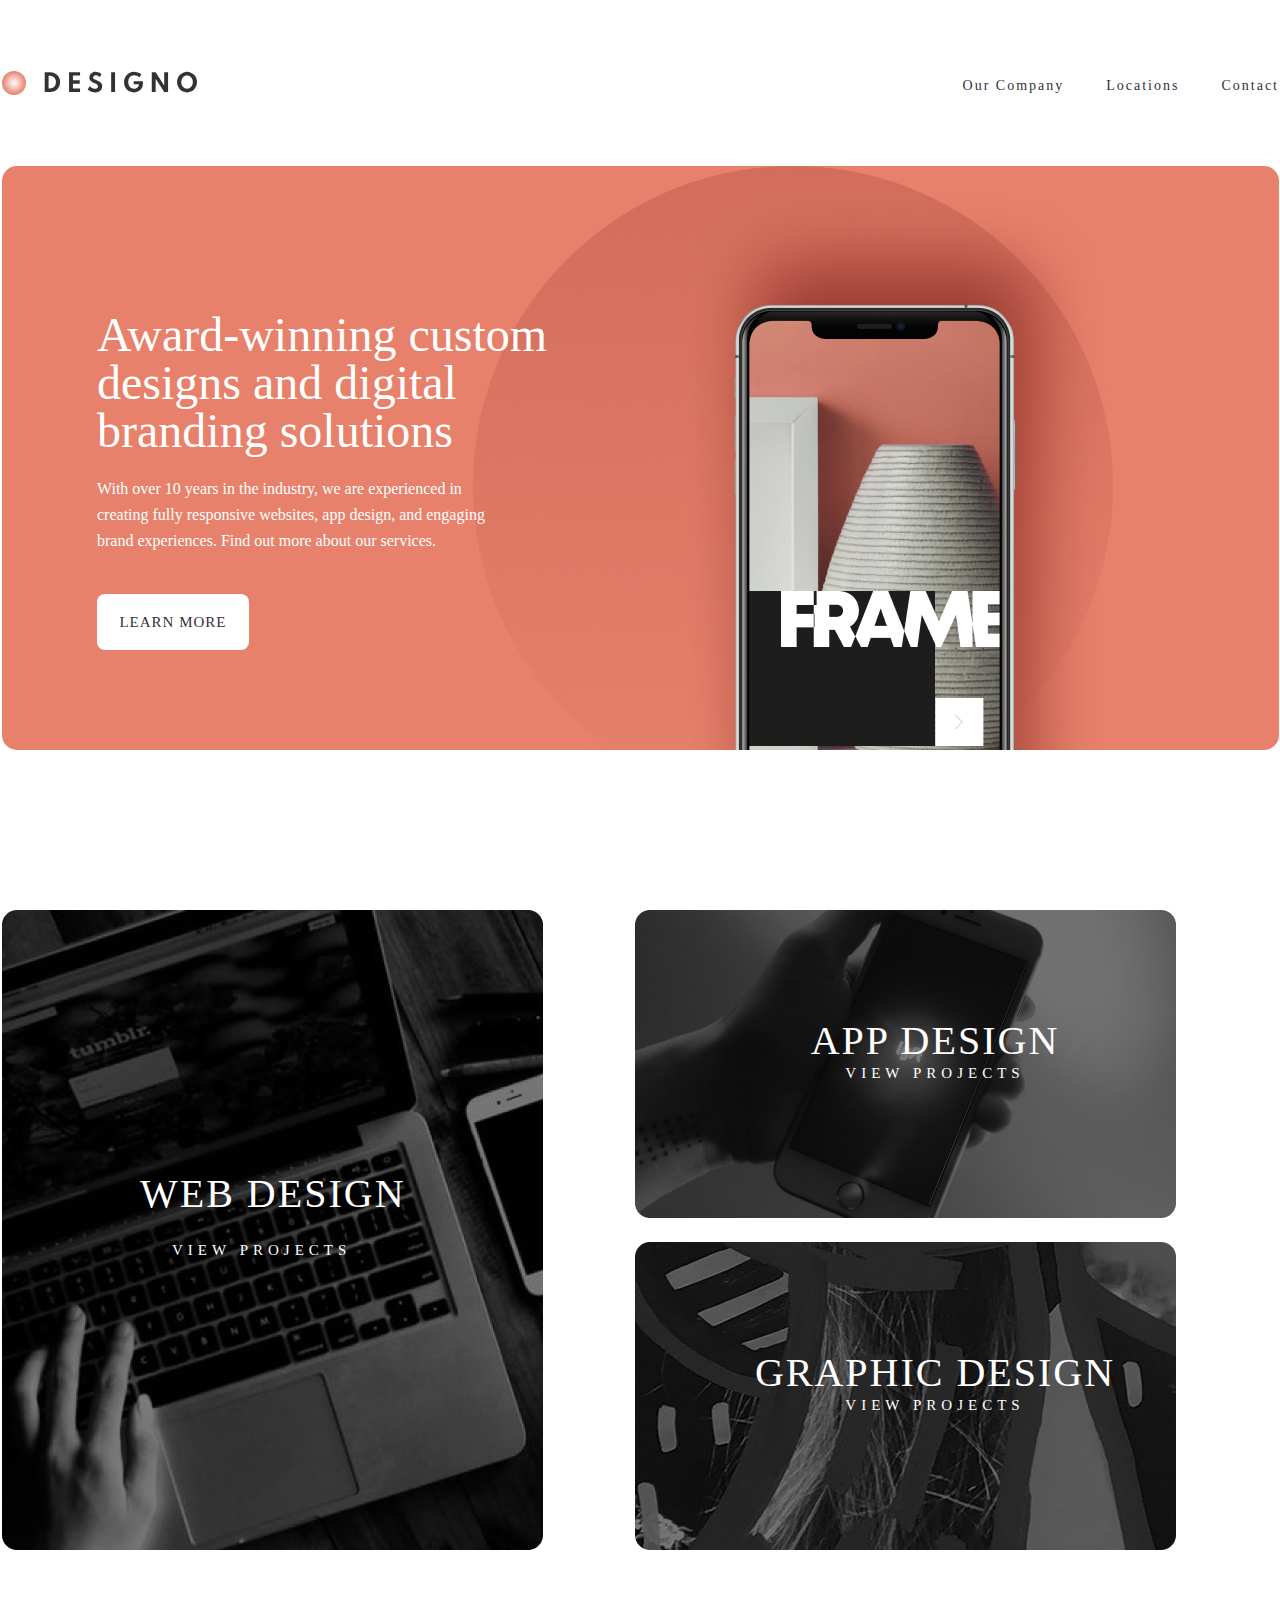
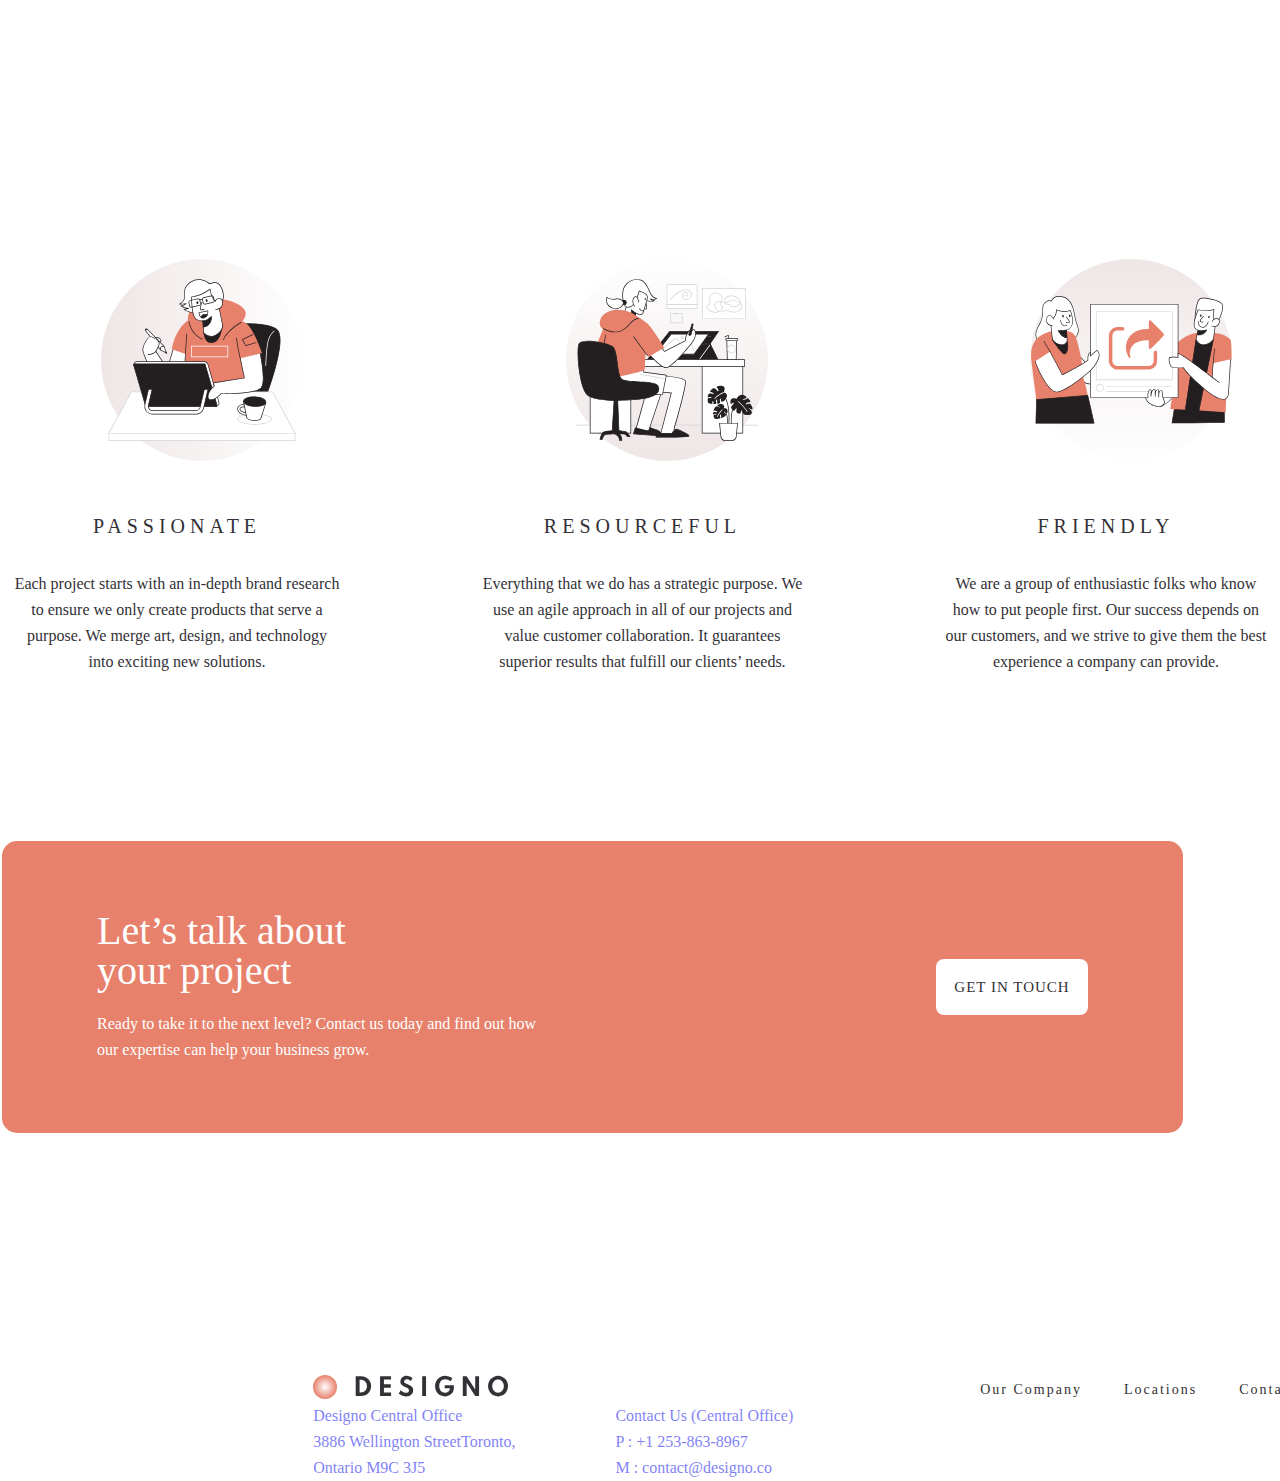
<file: index.html>
<!DOCTYPE html>
<html lang="en">
<head>
    <meta charset="UTF-8">
    <meta name="viewport" content="width=device-width, initial-scale=1.0">
    <title>Exam</title>
    <link rel="stylesheet" href="./css/main.css">
    <link rel="stylesheet" href="./fonts/Jost-Medium.ttf">
    

</head>
<body>
    <header class="container">
      <div class="nav">
              <a href="#">
                <img src="./static/svg/Group 13 (1).svg" alt="logo">
                
                <ul class="nav__list">
                  <li class="nav__item"><a href="./about.html" class="nav__link">Our Company</a></li>
                  <li class="nav__item"><a href="./locations.html" class="nav__link">Locations</a></li>
                  <li class="nav__item"><a href="./contact.html" class="nav__link">Contact</a></li>
            
                </ul>
              </a>
      </div>  
      <div class="container2">
        <div>
        
        <h2 class="txt1">Award-winning custom <br> designs and digital <br> branding solutions</h2>
        <p class="txt2">With over 10 years in the industry, we are experienced in <br> creating fully responsive websites, app design, and engaging <br> brand experiences. Find out more about our services.</p>
        <button class="btn__side">Learn More</button>
        <h3 class="txt3"></h3>
      </div>
    </div>
    <div class="links">
    <div class="link">
      <a href="./web_design.html">
        <h1 class="txt4">WEB DESIGN</h1>
        <p class="txt5">VIEW PROJECTS</p>
        <p class="txt6"> </p>
      </a>
    </div>
    <div class="link2">
      <a href="./app_design.html">
        <p class="txt7">APP DESIGN</p>
        <p class="txt8">VIEW PROJECTS</p>
        <p class="txt9"></p>
      </a>
      <div class="link3">
        <a href="./graphic_design.html">
        <p class="txt7">GRAPHIC DESIGN</p>
        <p class="txt8">VIEW PROJECTS</p>
        <p class="txt9"></p>
      </a>
      </div>  
    </div>
    </div>
    <div class="decoration">
    <div>
      <img src="./static/svg/Group 23.svg" alt="svg" class="svg__logo">
      <h4 class="txt10">PASSIONATE</h4>
      <p class="txt11">Each project starts with an in-depth brand research <br> to ensure we only create products that serve a <br> purpose. We merge art, design, and technology <br> into exciting new solutions.</p>
    </div>
    <div>
      <img src="./static/svg/Group 22.svg" alt="svg" class="svg__logo">
      <h4 class="txt10">RESOURCEFUL</h4>
      <p class="txt11">Everything that we do has a strategic purpose. We <br> use an agile approach in all of our projects and <br> value customer collaboration. It guarantees <br> superior results that fulfill our clients’ needs.</p>
    </div>
    <div>
      <img src="./static/svg/Group 21 (3).svg" alt="svg" class="svg__logo">
      <h4 class="txt10">FRIENDLY</h4>
      <p class="txt11"> We are a group of enthusiastic folks who know <br> how to put people first. Our success depends on <br> our customers, and we strive to give them the best <br> experience a company can provide.</p>
    </div>
  </div>
  <div>
   <div class="card">
   <div>
    <h2 class="txt12">Let’s talk about <br> your project</h2>
    <p class="txt13">Ready to take it to the next level? Contact us today and find out how <br> our expertise can help your business grow.</p>
   </div>
   <div>
      <button class="btn__side2">Get in touch</button>
    </div>
  </div>
   </div>
  </div>
     </header>
   <footer>
    <header class="container">
      <div class="nav2">
              <a href="#">
                <img src="./static/svg/Group 13 (1).svg" alt="logo">
                <ul class="nav__list">
                  <li class="nav__item"><a href="./about.html" class="nav__link">Our Company</a></li>
                  <li class="nav__item"><a href="./locations.html" class="nav__link">Locations</a></li>
                  <li class="nav__item"><a href="./contact.html" class="nav__link">Contact</a></li>
                </ul>
              </a>
      </div> 
      <div class="footer1">
        <div>
      <a href="#" class="txt25">
        Designo Central Office <br>
      3886 Wellington StreetToronto,<br>
       Ontario M9C 3J5
      </a >
    </div>
      <div>
        <a href="#" class="txt25">
          Contact Us (Central Office) <br> P : +1 253-863-8967 <br> 
          M : contact@designo.co
        </a>
      </div>
    </div> 
   </footer>
</body>
</html>
</file>
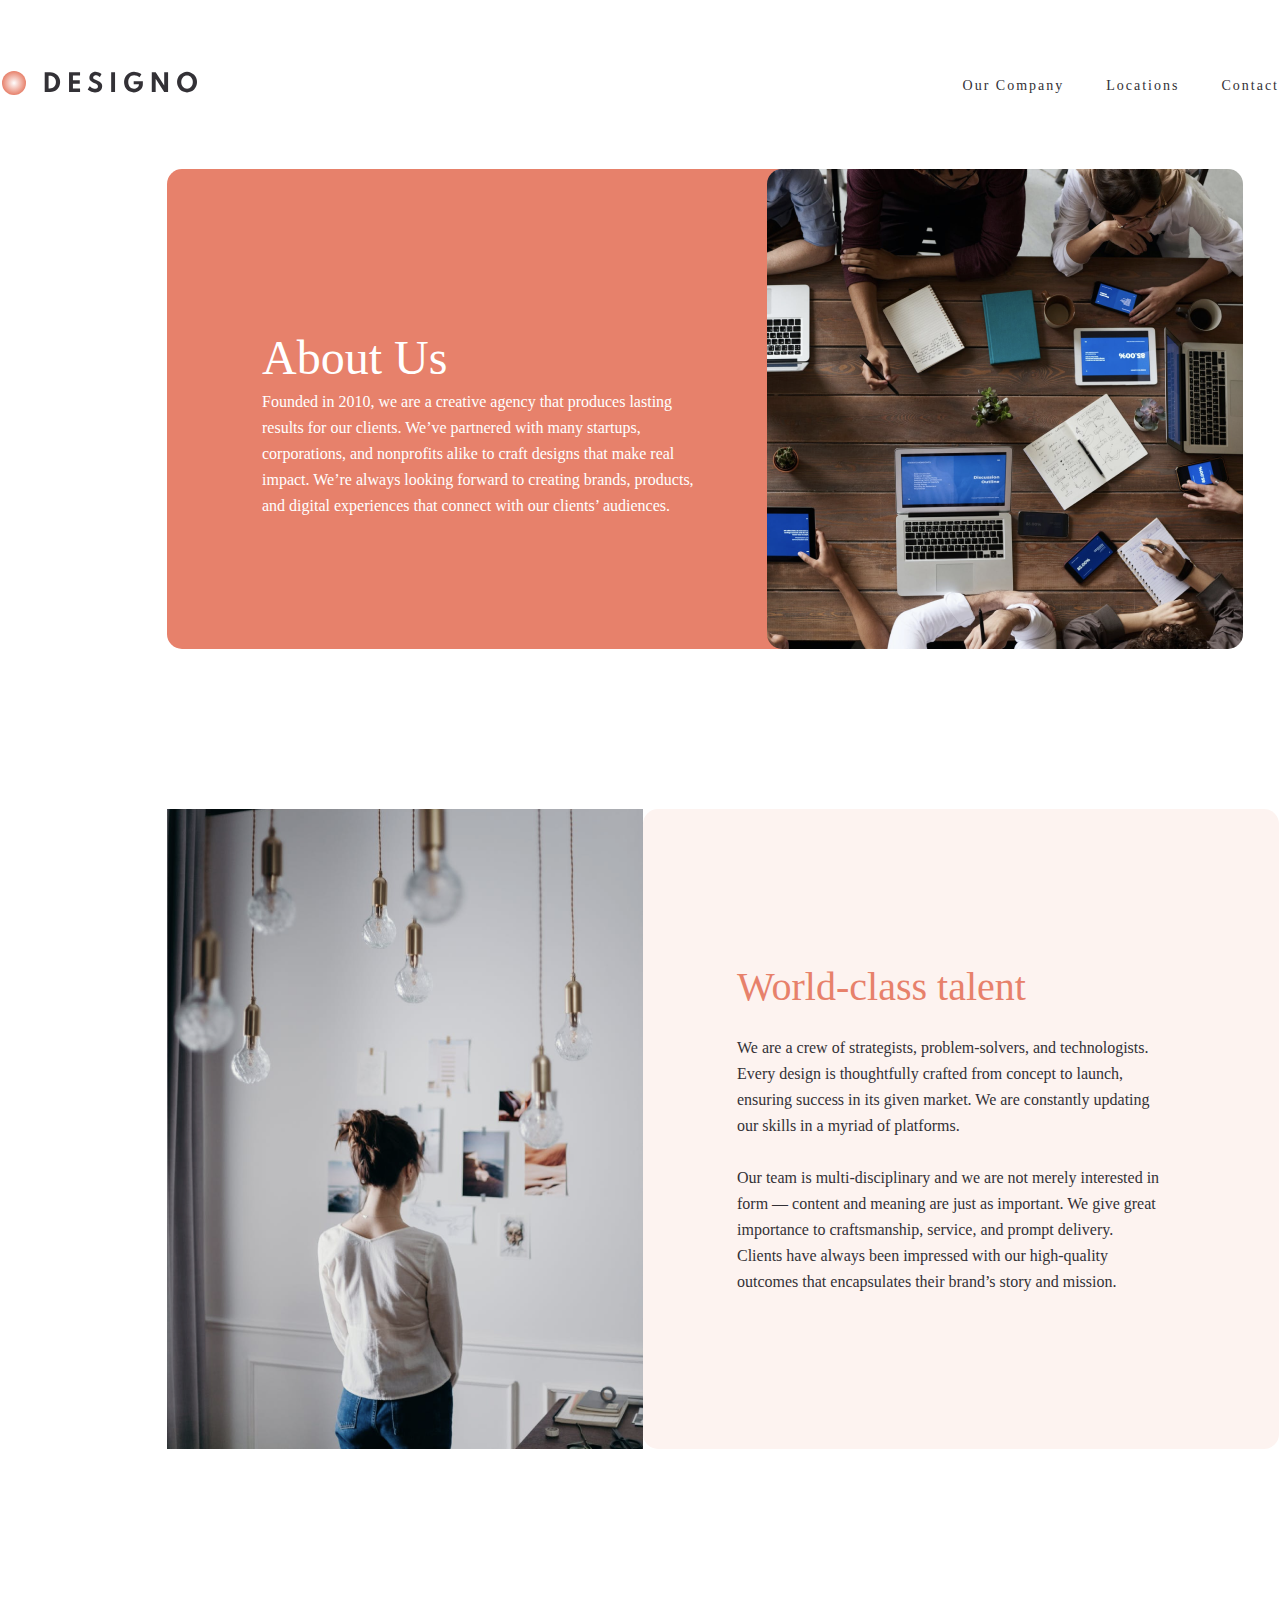
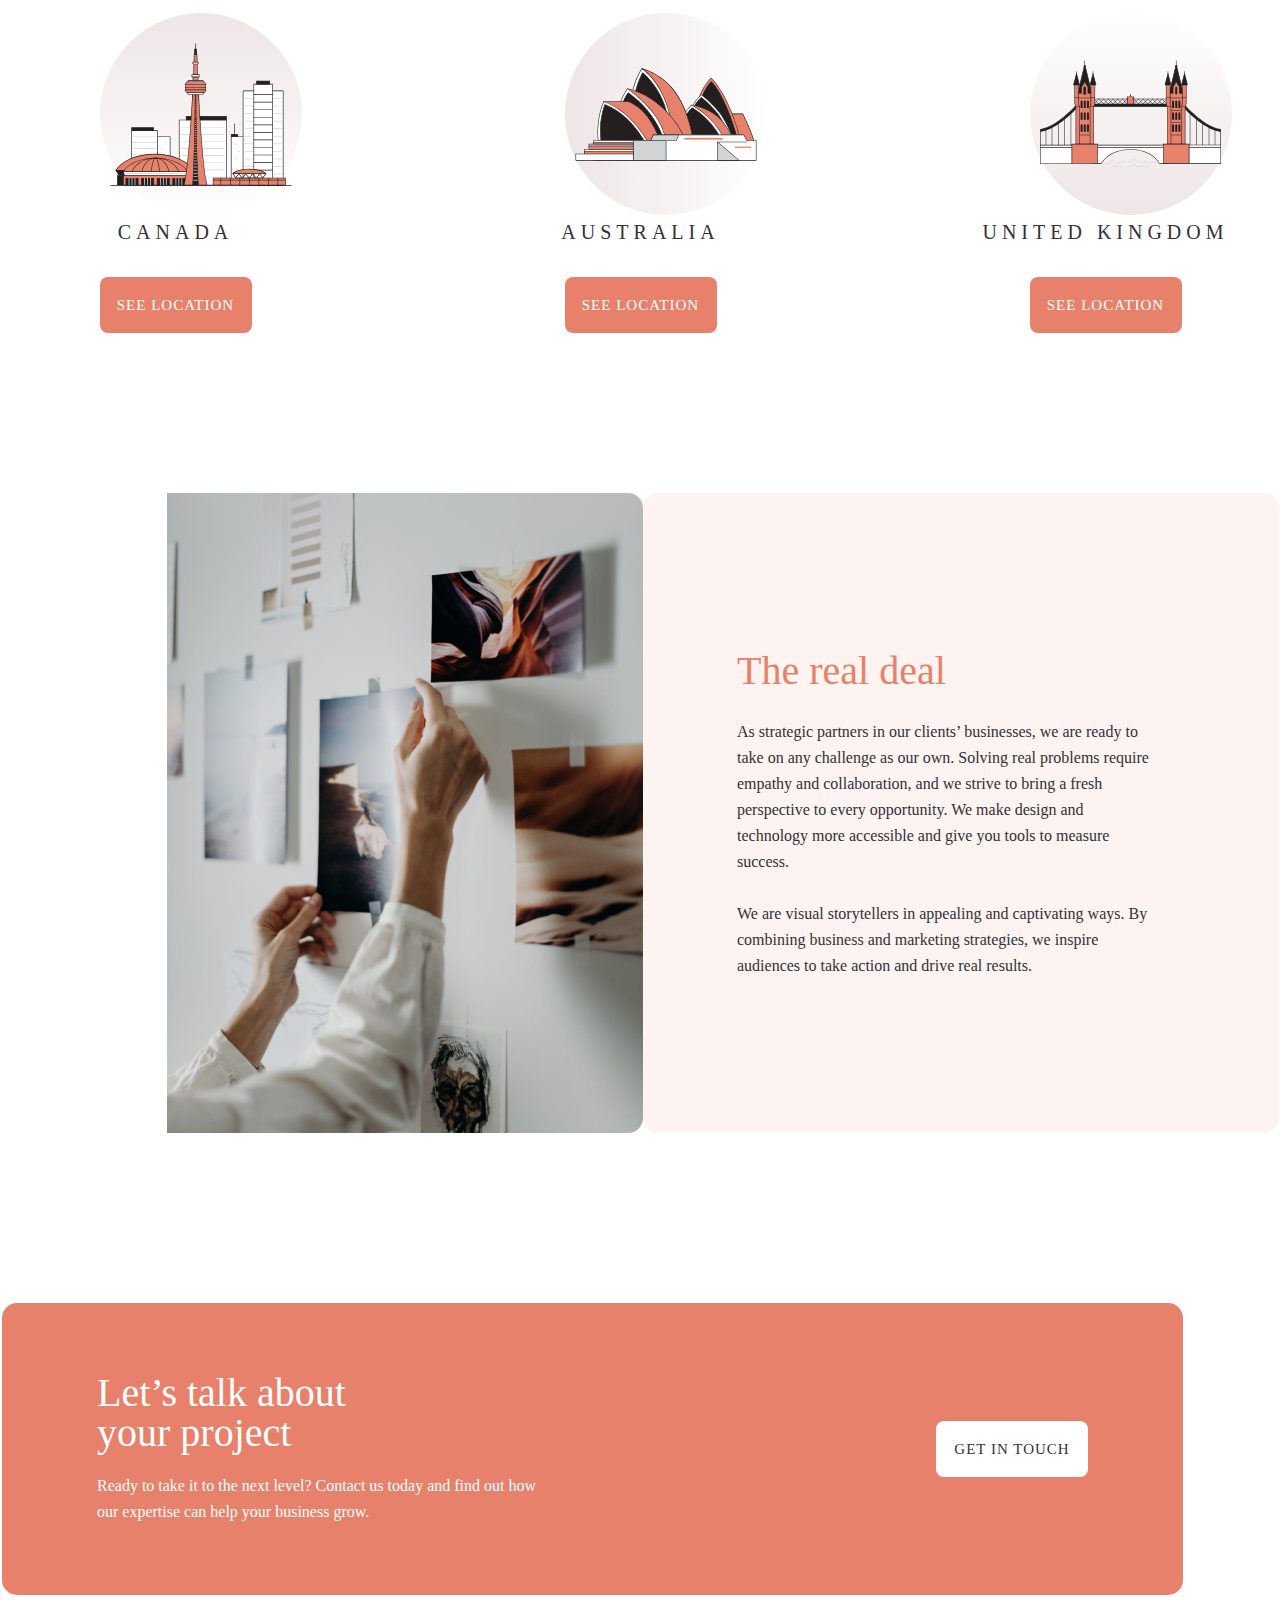
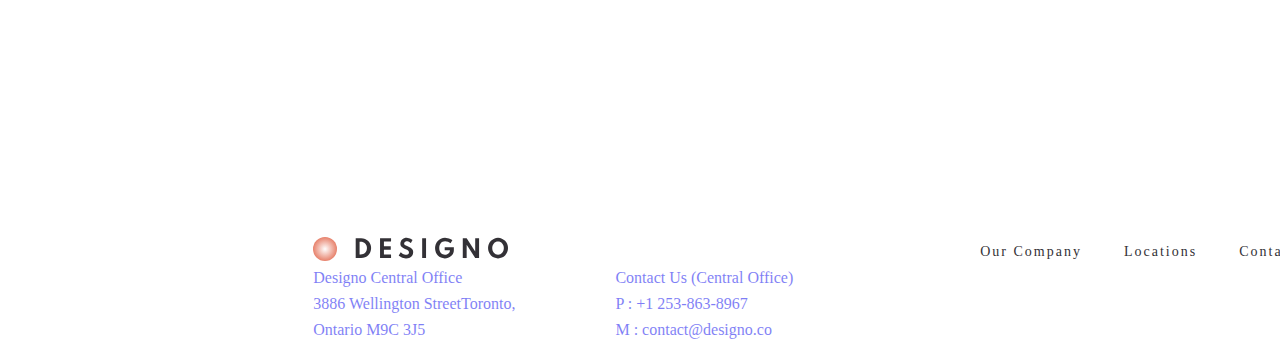
<file: about.html>
<!DOCTYPE html>
<html lang="en">
<head>
    <meta charset="UTF-8">
    <meta name="viewport" content="width=device-width, initial-scale=1.0">
    <title>Exam</title>
    <link rel="stylesheet" href="./css/main.css">
    <link rel="stylesheet" href="./fonts/Jost-Medium.ttf">
    

</head>
<body>
    <header class="container">
      <div class="nav">
              <a href="#">
                <img src="./static/svg/Group 13 (1).svg" alt="logo">
                
                <ul class="nav__list">
                  <li class="nav__item"><a href="./about.html" class="nav__link">Our Company</a></li>
                  <li class="nav__item"><a href="./locations.html" class="nav__link">Locations</a></li>
                  <li class="nav__item"><a href="./contact.html" class="nav__link">Contact</a></li>
                </ul>
              </a>
      </div> 
      <div class="card3">
        <div>
        <h1 class="txt14">About Us</h1>
        <p class="txt15">Founded in 2010, we are a creative agency that produces lasting <br> results for our clients. We’ve partnered with many startups, <br> corporations, and nonprofits alike to craft designs that make real <br> impact. We’re always looking forward to creating brands, products, <br> and digital experiences that connect with our clients’ audiences.</p>
       </div>
       <div>
        <img src="./static/images/Bitmap (1).png" alt="photo" class="photo1">
       </div>
    </div>
    <div class="cards6">
    <div>
        <img src="./static/images/Bitmap (5).png" alt="photo" class="photo2">
    </div>
    <div class="card7">
    <div class="txt23">
        <p class="txt21">World-class talent</p>
        <p class="txt22">We are a crew of strategists, problem-solvers, and technologists. <br> Every design is thoughtfully crafted from concept to launch,<br> ensuring success in its given market. We are constantly updating <br> our skills in a myriad of platforms.
            <br>
            <br>
            Our team is multi-disciplinary and we are not merely interested in <br> form — content and meaning are just as important. We give great <br> importance to craftsmanship, service, and prompt delivery. <br> Clients have always been impressed with our high-quality <br>outcomes that encapsulates their brand’s story and mission.</p>
    </div>
</div>
        </div>
        <div class="decoration2">
            <div>
              <img src="./static/svg/Group 10 (1).svg" alt="svg" class="svg__logo">
              <h4 class="txt24">CANADA</h4>
             <button class="btn__side3">SEE LOCATION</button>
            </div>
            <div>
              <img src="./static/svg/Group 15.svg" alt="svg" class="svg__logo">
              <h4 class="txt24">AUSTRALIA</h4>
              <button class="btn__side3">SEE LOCATION</button>
            </div>
            <div>
              <img src="./static/svg/Group 17.svg" alt="svg" class="svg__logo">
              <h4 class="txt24">UNITED KINGDOM</h4>
              <button class="btn__side3">SEE LOCATION</button>
            
            </div>
          </div>
          <div>
                 <div class="cards6">
    <div>
        <img src="./static/images/Group 3 Copy (2).png" alt="photo" class="photo2">
    </div>
    <div class="card7">
    <div class="txt23">
        <p class="txt21">The real deal</p>
        <p class="txt22">As strategic partners in our clients’ businesses, we are ready to <br> take on any challenge as our own. Solving real problems require <br> empathy and collaboration, and we strive to bring a fresh <br> perspective to every opportunity. We make design and <br> technology more accessible and give you tools to measure <br> success.
          <br>
          <br>
            We are visual storytellers in appealing and captivating ways. By <br> combining business and marketing strategies, we inspire <br> audiences to take action and drive real results.</p>
    </div>
</div>
        </div>
        <div class="card">
            <div>
             <h2 class="txt12">Let’s talk about <br> your project</h2>
             <p class="txt13">Ready to take it to the next level? Contact us today and find out how <br> our expertise can help your business grow.</p>
            </div>
            <div>
               <button class="btn__side2">Get in touch</button>
             </div>
           </div>
            </div>
           </div>
    </header> 
    <footer>
        <header class="container">
          <div class="nav2">
                  <a href="#">
                    <img src="./static/svg/Group 13 (1).svg" alt="logo">
                    <ul class="nav__list">
                      <li class="nav__item"><a href="./about.html" class="nav__link">Our Company</a></li>
                      <li class="nav__item"><a href="./locations.html" class="nav__link">Locations</a></li>
                      <li class="nav__item"><a href="./contact.html" class="nav__link">Contact</a></li>
                    </ul>
                  </a>
          </div> 
          <div class="footer1">
            <div>
          <a href="#" class="txt25">
            Designo Central Office <br>
          3886 Wellington StreetToronto,<br>
           Ontario M9C 3J5
          </a >
        </div>
          <div>
            <a href="#" class="txt25">
              Contact Us (Central Office) <br> P : +1 253-863-8967 <br> 
              M : contact@designo.co
            </a>
          </div>
        </div> 
       </footer>
</file>
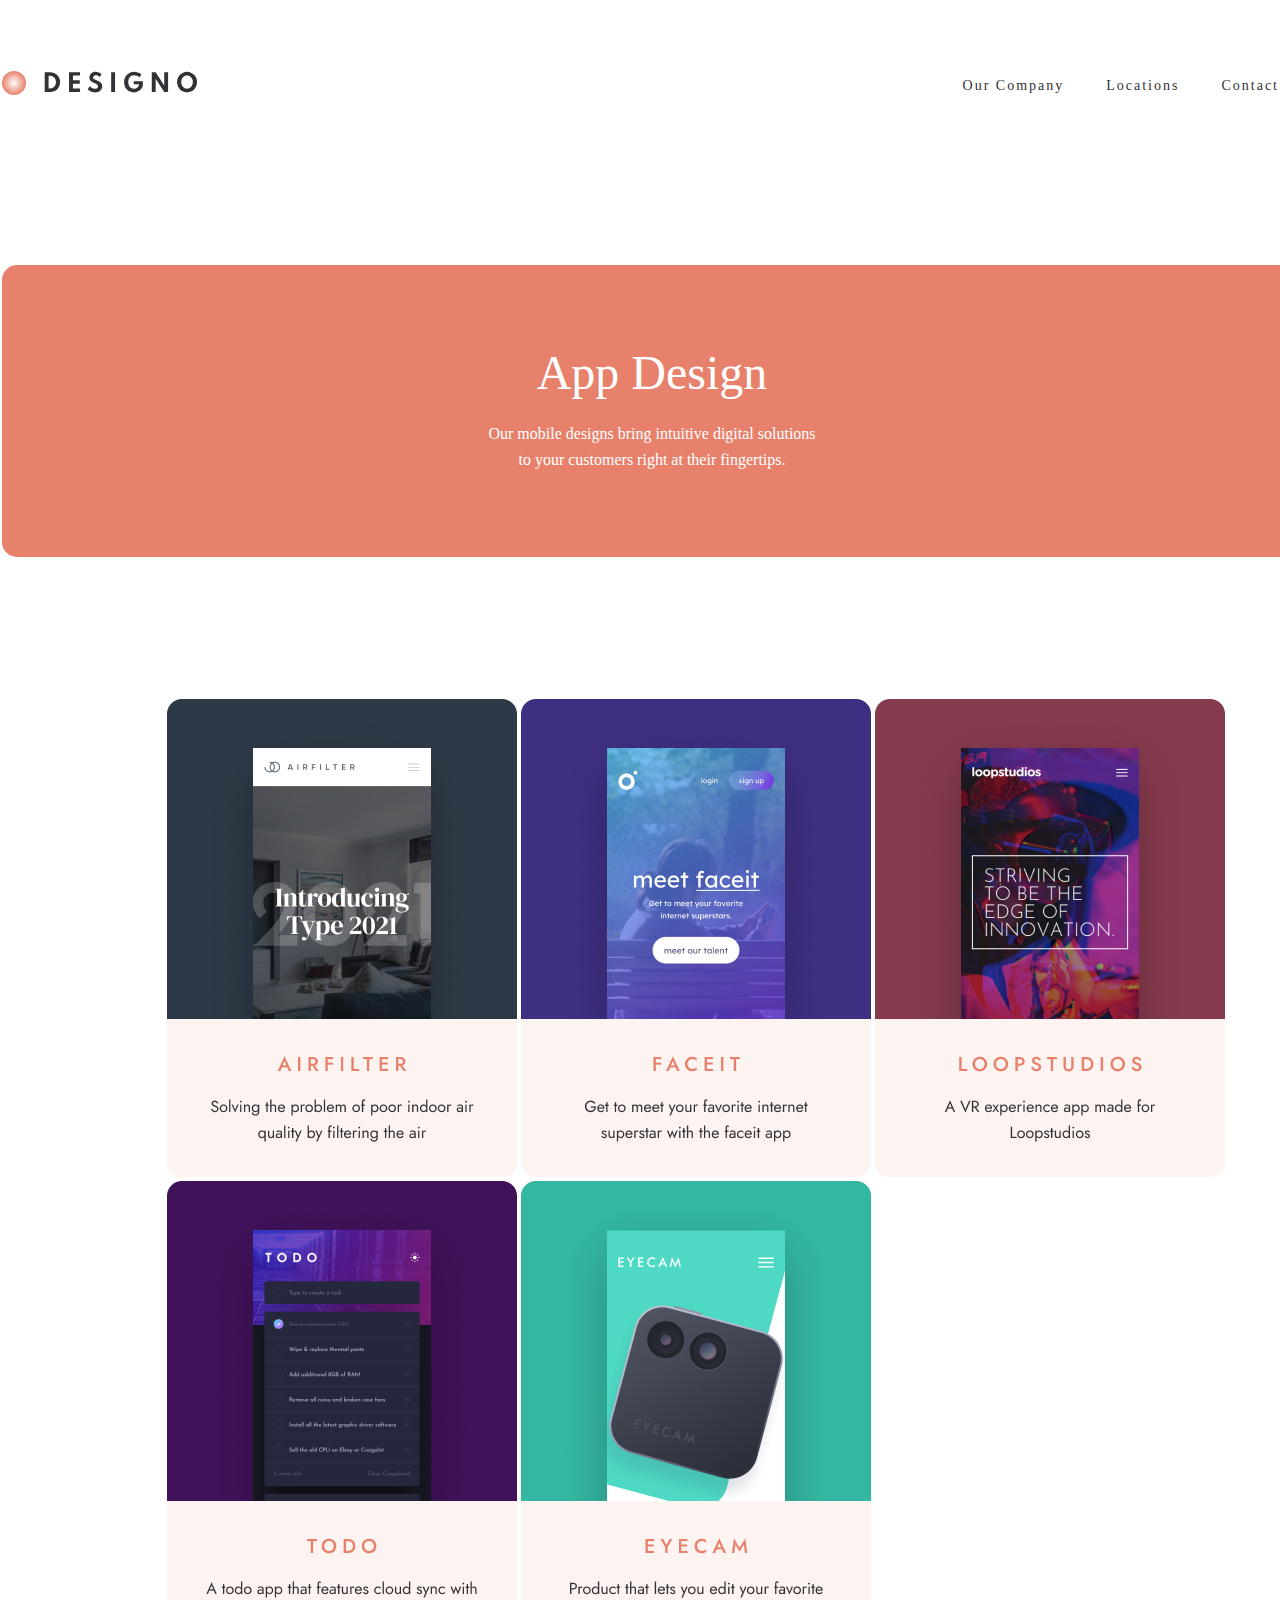
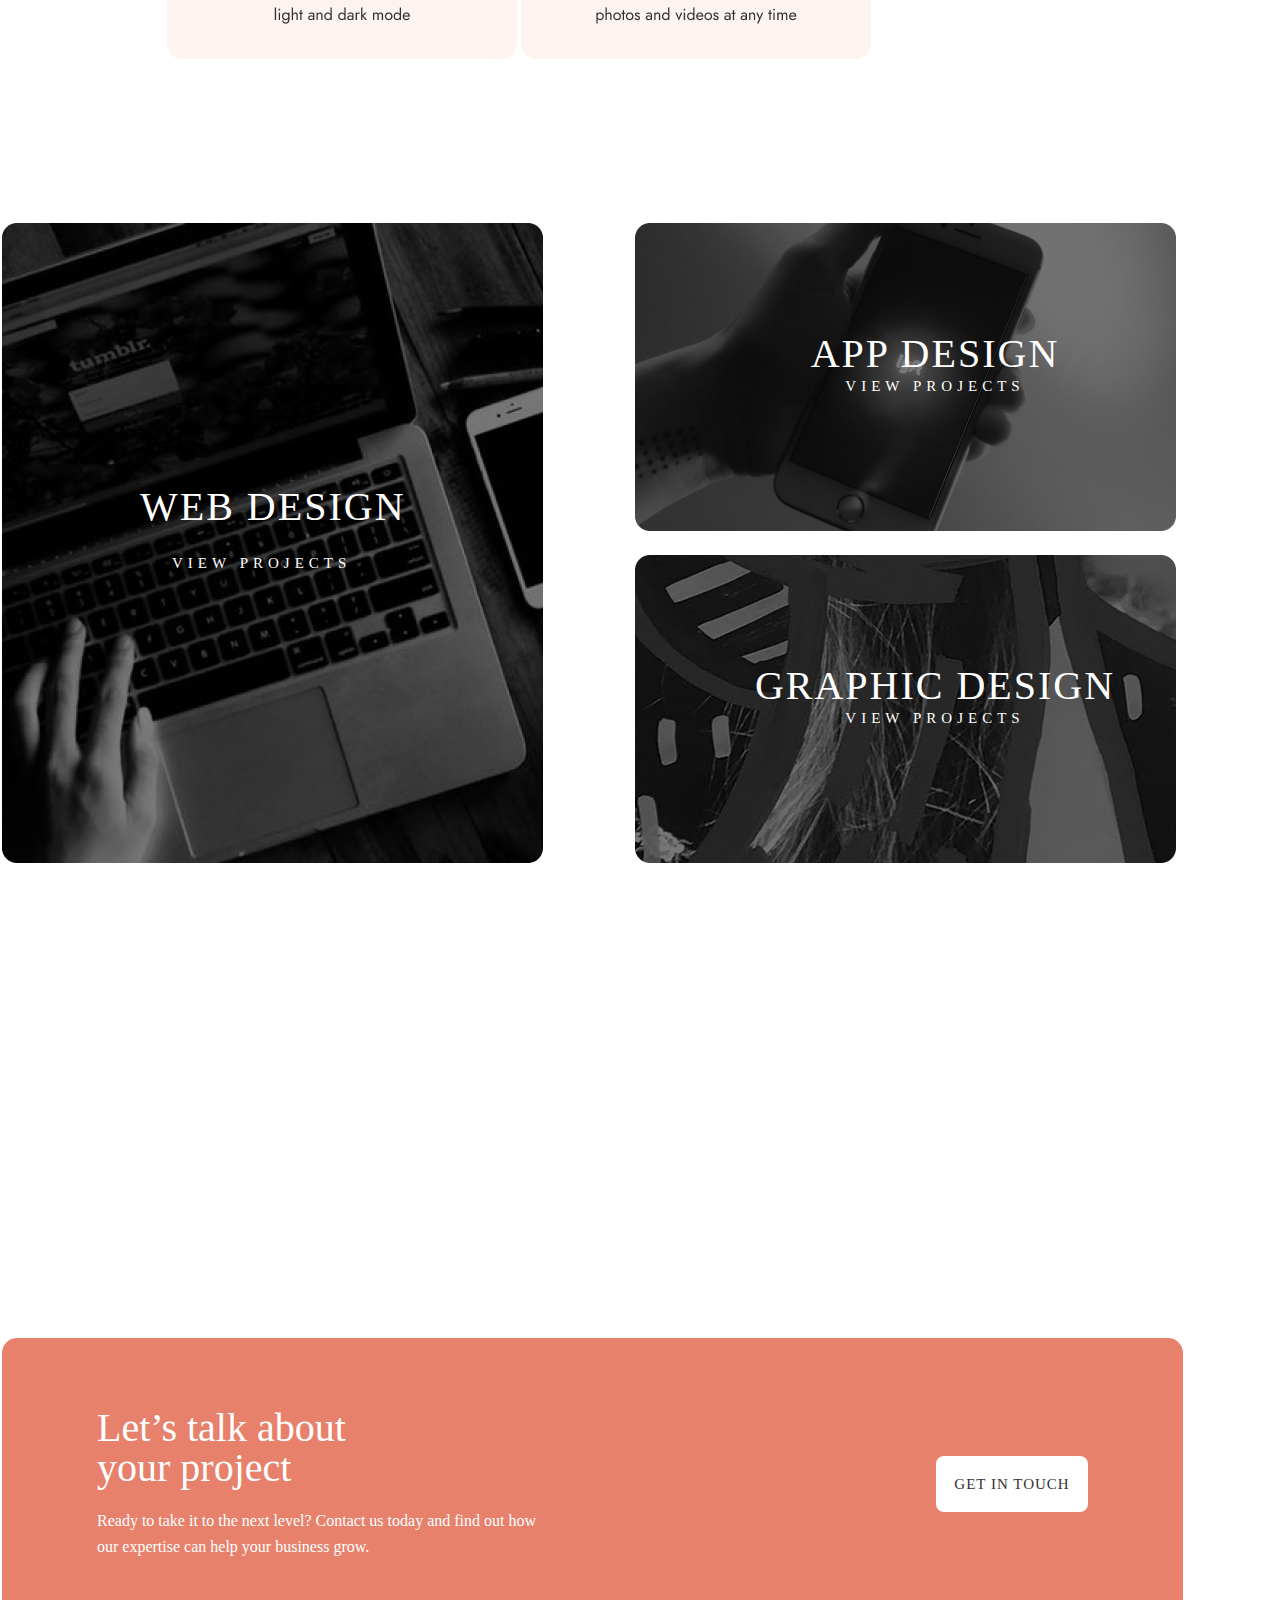
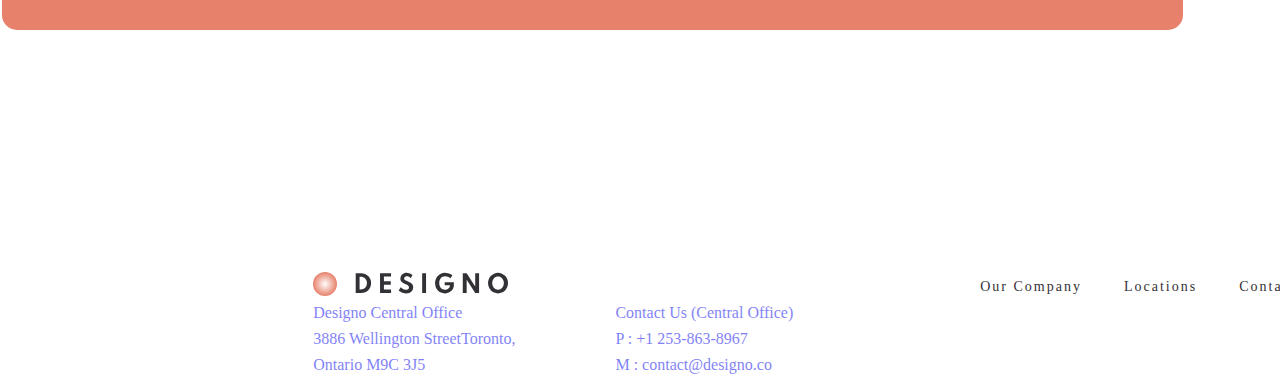
<file: app_design.html>
<!DOCTYPE html>
<html lang="en">
<head>
    <meta charset="UTF-8">
    <meta name="viewport" content="width=device-width, initial-scale=1.0">
    <title>Exam</title>
    <link rel="stylesheet" href="./css/main.css">
    <link rel="stylesheet" href="./fonts/Jost-Medium.ttf">
</head>
<body>
    <header class="container">
        <div class="nav">
                <a href="#">
                  <img src="./static/svg/Group 13 (1).svg" alt="logo">
                  <ul class="nav__list">
                    <li class="nav__item"><a href="./about.html" class="nav__link">Our Company</a></li>
                    <li class="nav__item"><a href="./locations.html" class="nav__link">Locations</a></li>
                    <li class="nav__item"><a href="./contact.html" class="nav__link">Contact</a></li>
                  </ul>
                </a>
        </div>
        <div class="card">
            <div>
             <h2 class="txt16">App Design</h2>
             <p class="txt17">Our mobile designs bring intuitive digital solutions <br> to your customers right at their fingertips.</p>
             <p class="txt18"></p>
            </div>
            <div>
             </div>
           </div>
            </div>
            <div class="container">
                <div class="cards4">              
                <img src="./static/images/Group 3 (1).png" alt="photo">        
                <img src="./static/images/Group 3 Copy 2.png" alt="photo">
                <img src="./static/images/Group 3 Copy 3.png" alt="photo">
                <img src="./static/images/Group 3 Copy 4.png" alt="photo">
                <img src="./static/images/Group 3 Copy.png" alt="photo">
                
                </div>
              </div>
              <div class="links">
                <div class="link">
                  <a href="./web_design.html">
                    <h1 class="txt4">WEB DESIGN</h1>
                    <p class="txt5">VIEW PROJECTS</p>
                    <p class="txt6"> </p>
                  </a>
                </div>
                <div class="link2">
                  <a href="./app_design.html">
                    <p class="txt7">APP DESIGN</p>
                    <p class="txt8">VIEW PROJECTS</p>
                    <p class="txt9"></p>
                  </a>
                  <div class="link3">
                    <a href="./graphic_design.html">
                    <p class="txt7">GRAPHIC DESIGN</p>
                    <p class="txt8">VIEW PROJECTS</p>
                    <p class="txt9"> </p>
                </a>
                  </div>  
                </div>
                </div>
            </div>
            <div>
             <div class="card">
             <div>
              <h2 class="txt12">Let’s talk about <br> your project</h2>
              <p class="txt13">Ready to take it to the next level? Contact us today and find out how <br> our expertise can help your business grow.</p>
             </div>
             <div>
                <button class="btn__side2">Get in touch</button>
              </div>
            </div>
             </div>
            </div>
    </header> 
    <footer>
        <header class="container">
          <div class="nav2">
                  <a href="#">
                    <img src="./static/svg/Group 13 (1).svg" alt="logo">
                    <ul class="nav__list">
                      <li class="nav__item"><a href="./about.html" class="nav__link">Our Company</a></li>
                      <li class="nav__item"><a href="./locations.html" class="nav__link">Locations</a></li>
                      <li class="nav__item"><a href="./contact.html" class="nav__link">Contact</a></li>
                    </ul>
                  </a>
          </div> 
          <div class="footer1">
            <div>
          <a href="#" class="txt25">
            Designo Central Office <br>
          3886 Wellington StreetToronto,<br>
           Ontario M9C 3J5
          </a >
        </div>
          <div>
            <a href="#" class="txt25">
              Contact Us (Central Office) <br> P : +1 253-863-8967 <br> 
              M : contact@designo.co
            </a>
          </div>
        </div> 
       </footer>
</body>
</html>
</file>
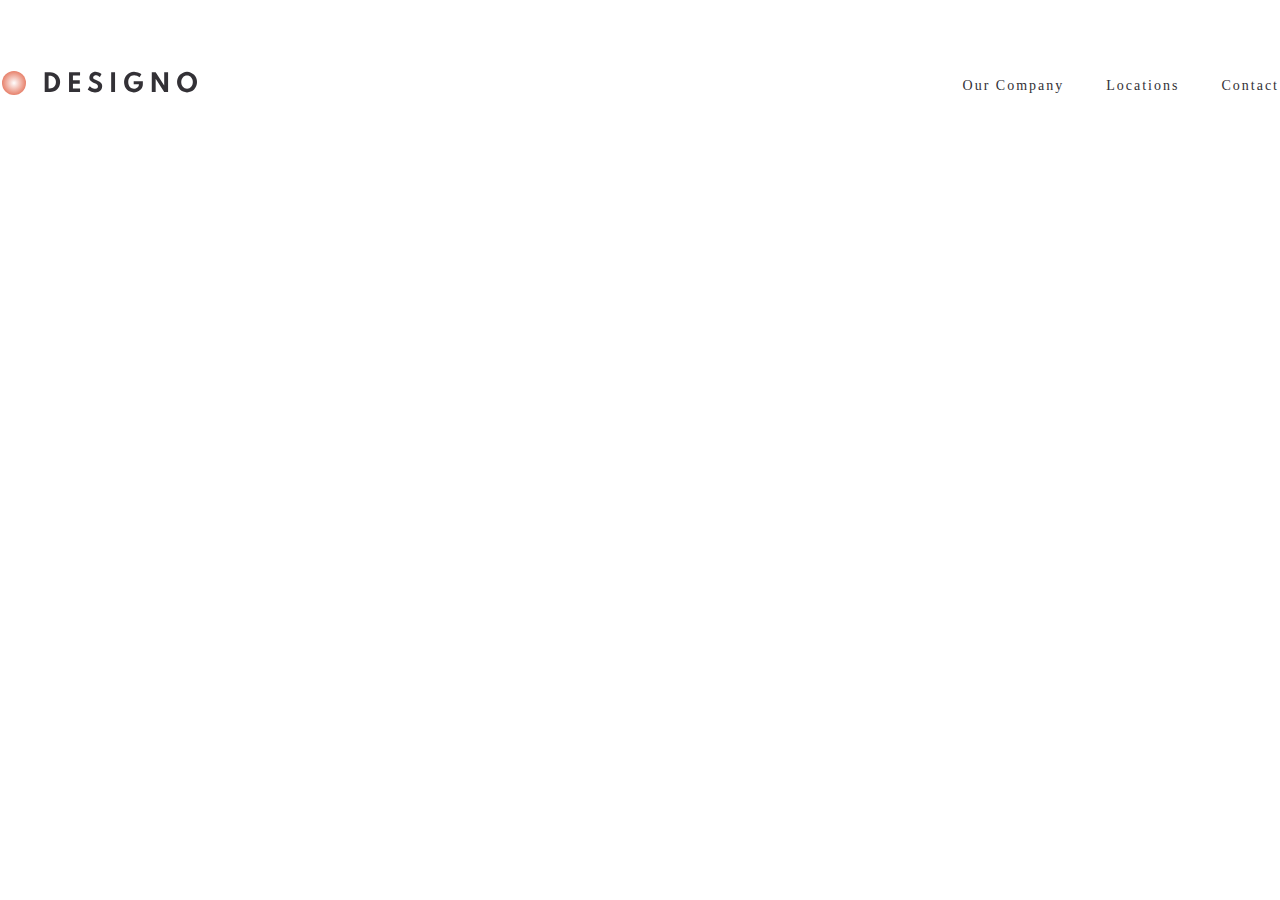
<file: contact.html>
<!DOCTYPE html>
<html lang="en">
<head>
    <meta charset="UTF-8">
    <meta name="viewport" content="width=device-width, initial-scale=1.0">
    <title>Exam</title>
    <link rel="stylesheet" href="./css/main.css">
    <link rel="stylesheet" href="./fonts/Jost-Medium.ttf">
    

</head>
<body>
    <header class="container">
      <div class="nav">
              <a href="#">
                <img src="./static/svg/Group 13 (1).svg" alt="logo">
                
                <ul class="nav__list">
                  <li class="nav__item"><a href="./about.html" class="nav__link">Our Company</a></li>
                  <li class="nav__item"><a href="./locations.html" class="nav__link">Locations</a></li>
                  <li class="nav__item"><a href="./contact.html" class="nav__link">Contact</a></li>
            
                </ul>
              </a>
      </div>
</file>
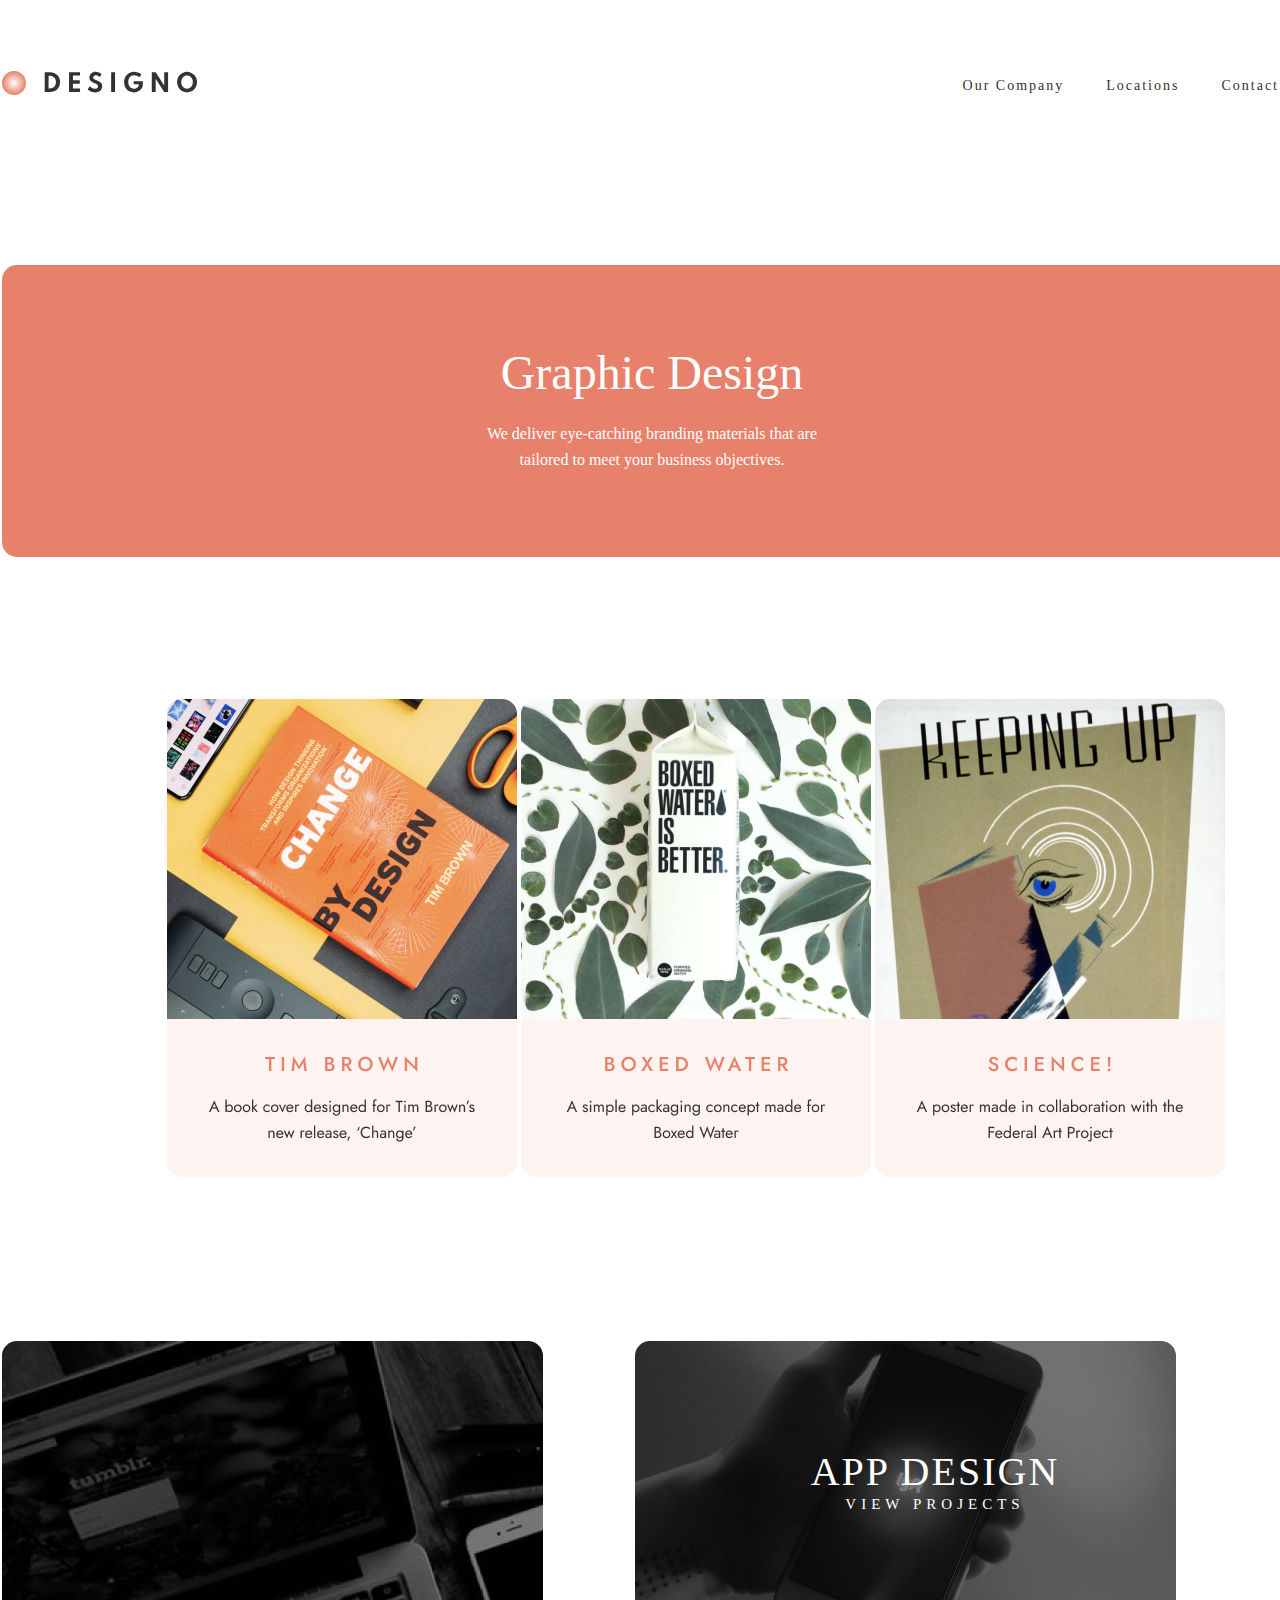
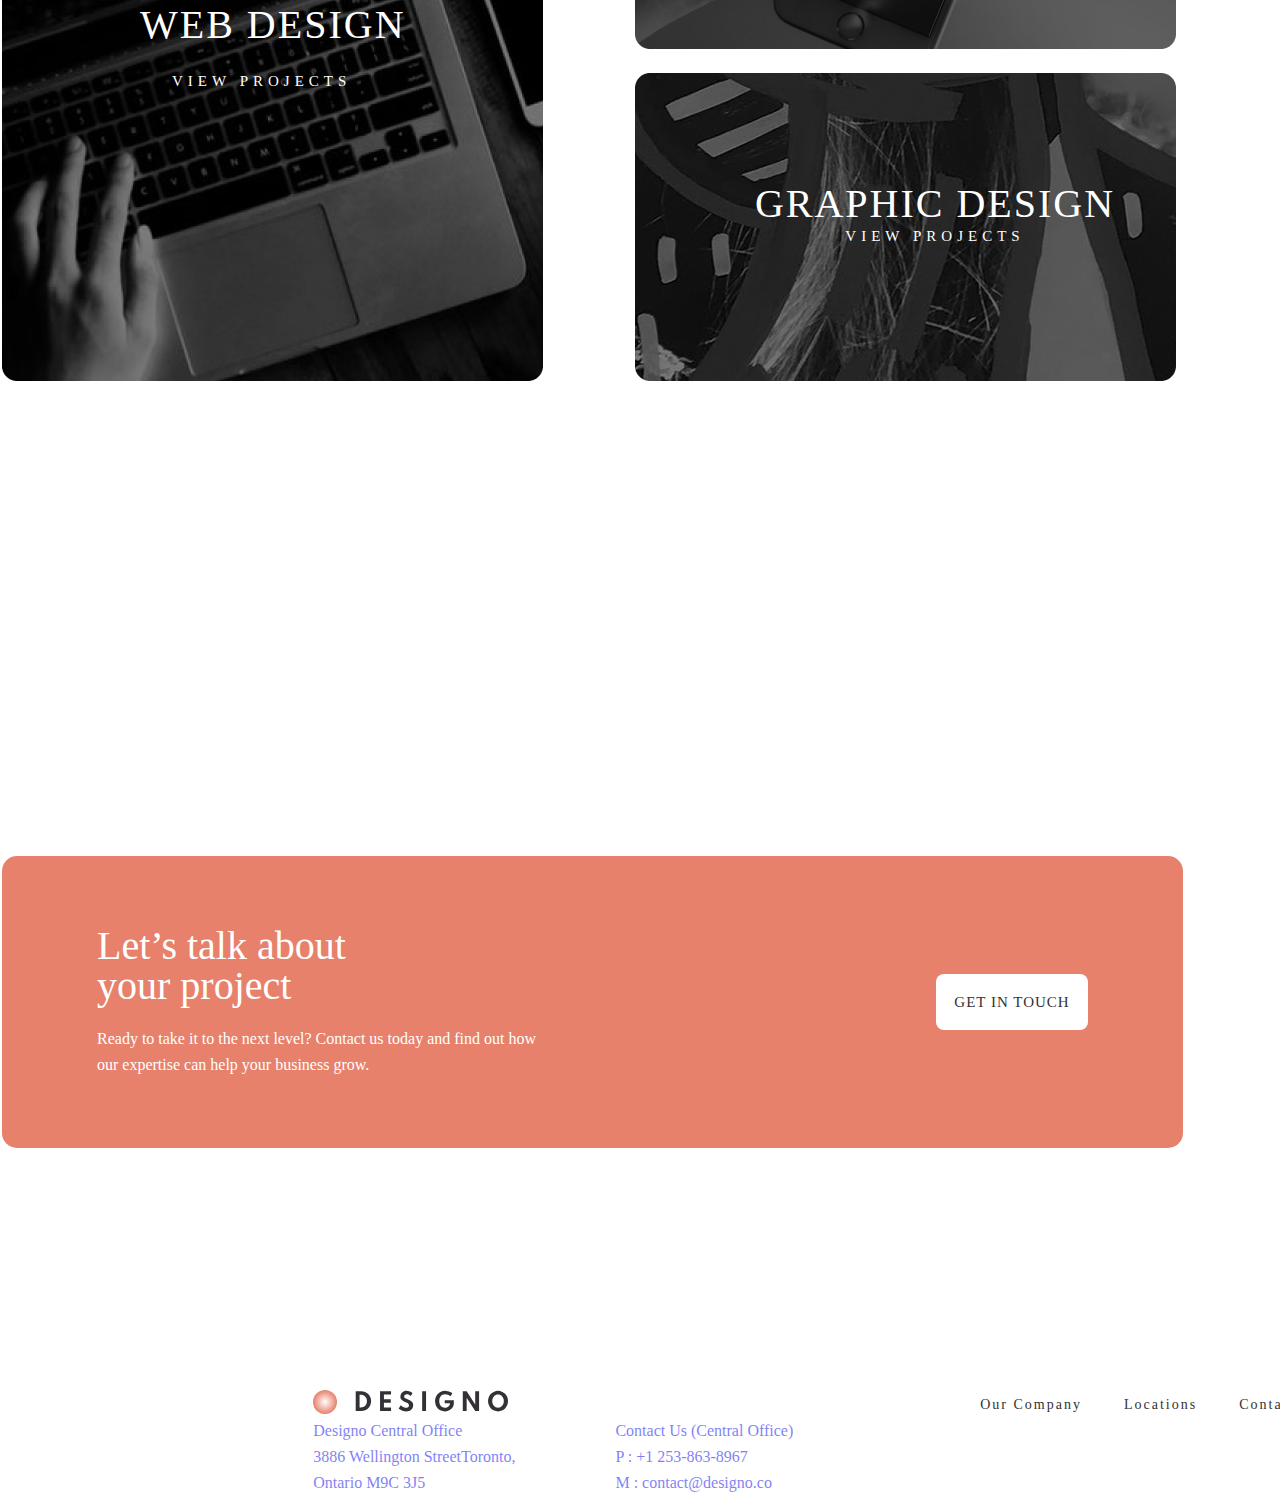
<file: graphic_design.html>
<!DOCTYPE html>
<html lang="en">
<head>
    <meta charset="UTF-8">
    <meta name="viewport" content="width=device-width, initial-scale=1.0">
    <title>Exam</title>
    <link rel="stylesheet" href="./css/main.css">
    <link rel="stylesheet" href="./fonts/Jost-Medium.ttf">
</head>
<body>
    <header class="container">
        <div class="nav">
                <a href="#">
                  <img src="./static/svg/Group 13 (1).svg" alt="logo">
                  <ul class="nav__list">
                    <li class="nav__item"><a href="./about.html" class="nav__link">Our Company</a></li>
                    <li class="nav__item"><a href="./locations.html" class="nav__link">Locations</a></li>
                    <li class="nav__item"><a href="./contact.html" class="nav__link">Contact</a></li>
                  </ul>
                </a>
        </div>
        <div class="card">
            <div>
             <h2 class="txt16">Graphic Design</h2>
             <p class="txt17">We deliver eye-catching branding materials that are <br> tailored to meet your business objectives.
                </p>
             <p class="txt18"></p>
            </div>
            <div>
             </div>
           </div>
            </div>
            <div class="container">
                <div class="cards4">              
                <img src="./static/images/Group 3 (2).png" alt="photo">        
                <img src="./static/images/Group 3 Copy (1).png" alt="photo">
                <img src="./static/images/Group 3 Copy 2 (1).png" alt="photo">
                
                </div>
              </div>
              <div class="links">
                <div class="link">
                  <a href="./web_design.html">
                    <h1 class="txt4">WEB DESIGN</h1>
                    <p class="txt5">VIEW PROJECTS</p>
                    <p class="txt6"> </p>
                  </a>
                </div>
                <div class="link2">
                  <a href="./app_design.html">
                    <p class="txt7">APP DESIGN</p>
                    <p class="txt8">VIEW PROJECTS</p>
                    <p class="txt9"></p>
                  </a>
                  <div class="link3">
                    <a href="./graphic_design.html">
                    <p class="txt7">GRAPHIC DESIGN</p>
                    <p class="txt8">VIEW PROJECTS</p>
                    <p class="txt9"> </p>
                </a>
                  </div>  
                </div>
                </div>
            </div>
            <div>
             <div class="card">
             <div>
              <h2 class="txt12">Let’s talk about <br> your project</h2>
              <p class="txt13">Ready to take it to the next level? Contact us today and find out how <br> our expertise can help your business grow.</p>
             </div>
             <div>
                <button class="btn__side2">Get in touch</button>
              </div>
            </div>
             </div>
            </div>
    </header> 
    <footer>
        <header class="container">
          <div class="nav2">
                  <a href="#">
                    <img src="./static/svg/Group 13 (1).svg" alt="logo">
                    <ul class="nav__list">
                      <li class="nav__item"><a href="./about.html" class="nav__link">Our Company</a></li>
                      <li class="nav__item"><a href="./locations.html" class="nav__link">Locations</a></li>
                      <li class="nav__item"><a href="./contact.html" class="nav__link">Contact</a></li>
                    </ul>
                  </a>
          </div> 
          <div class="footer1">
            <div>
          <a href="#" class="txt25">
            Designo Central Office <br>
          3886 Wellington StreetToronto,<br>
           Ontario M9C 3J5
          </a >
        </div>
          <div>
            <a href="#" class="txt25">
              Contact Us (Central Office) <br> P : +1 253-863-8967 <br> 
              M : contact@designo.co
            </a>
          </div>
        </div> 
       </footer>
</body>
</html>
</file>
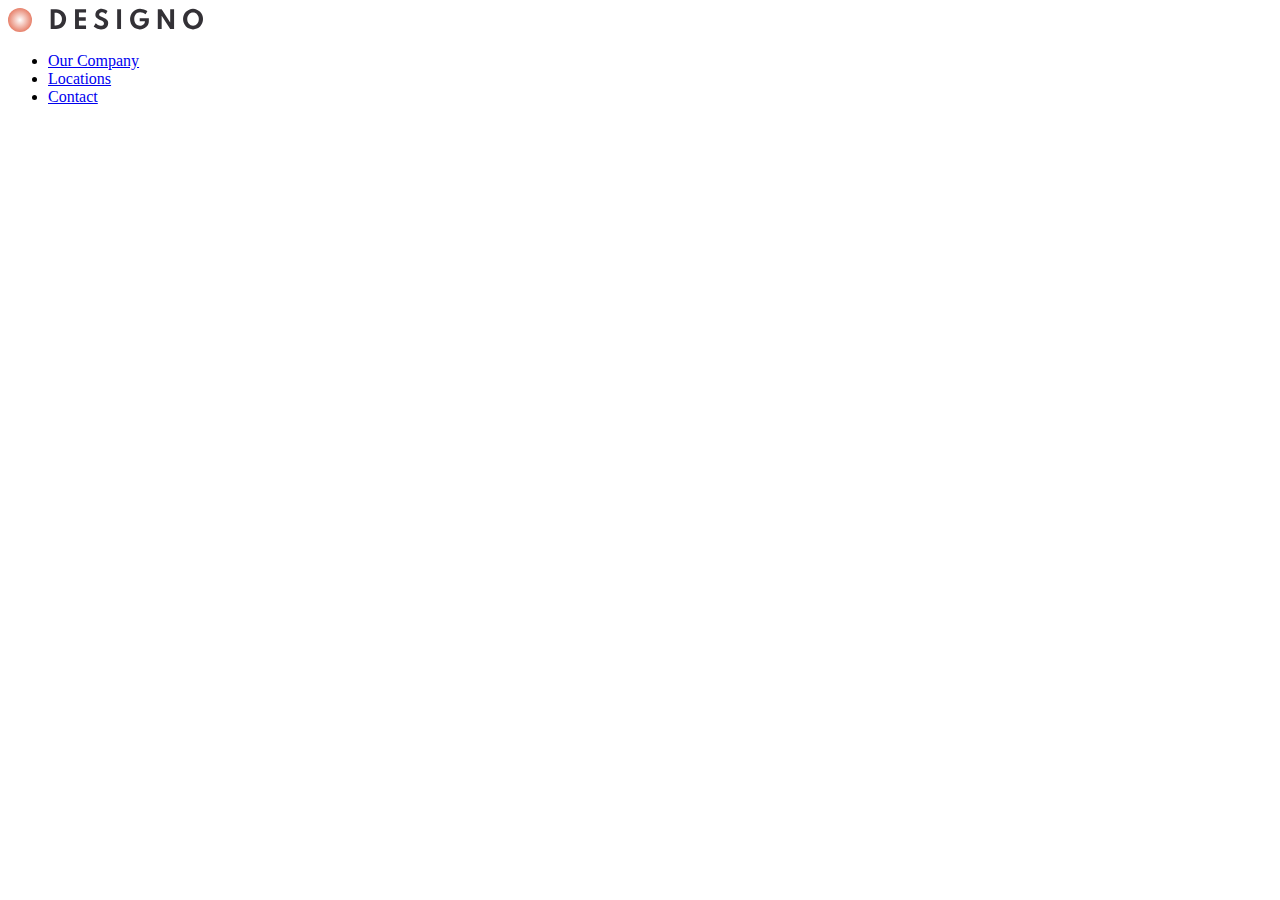
<file: second.html>
<!DOCTYPE html>
<html lang="en">
<head>
    <meta charset="UTF-8">
    <meta name="viewport" content="width=device-width, initial-scale=1.0">
    <title>Exam</title>
</head>
<body>
    <header class="container">
        <div class="nav">
                <a href="#">
                  <img src="./static/svg/Group 13 (1).svg" alt="logo">
                  <ul class="nav__list">
                    <li class="nav__item"><a href="./about.html" class="nav__link">Our Company</a></li>
                    <li class="nav__item"><a href="./locations.html" class="nav__link">Locations</a></li>
                    <li class="nav__item"><a href="./contact.html" class="nav__link">Contact</a></li>
                  </ul>
                </a>
        </div>
    </header>  
</body>
</html>
</file>
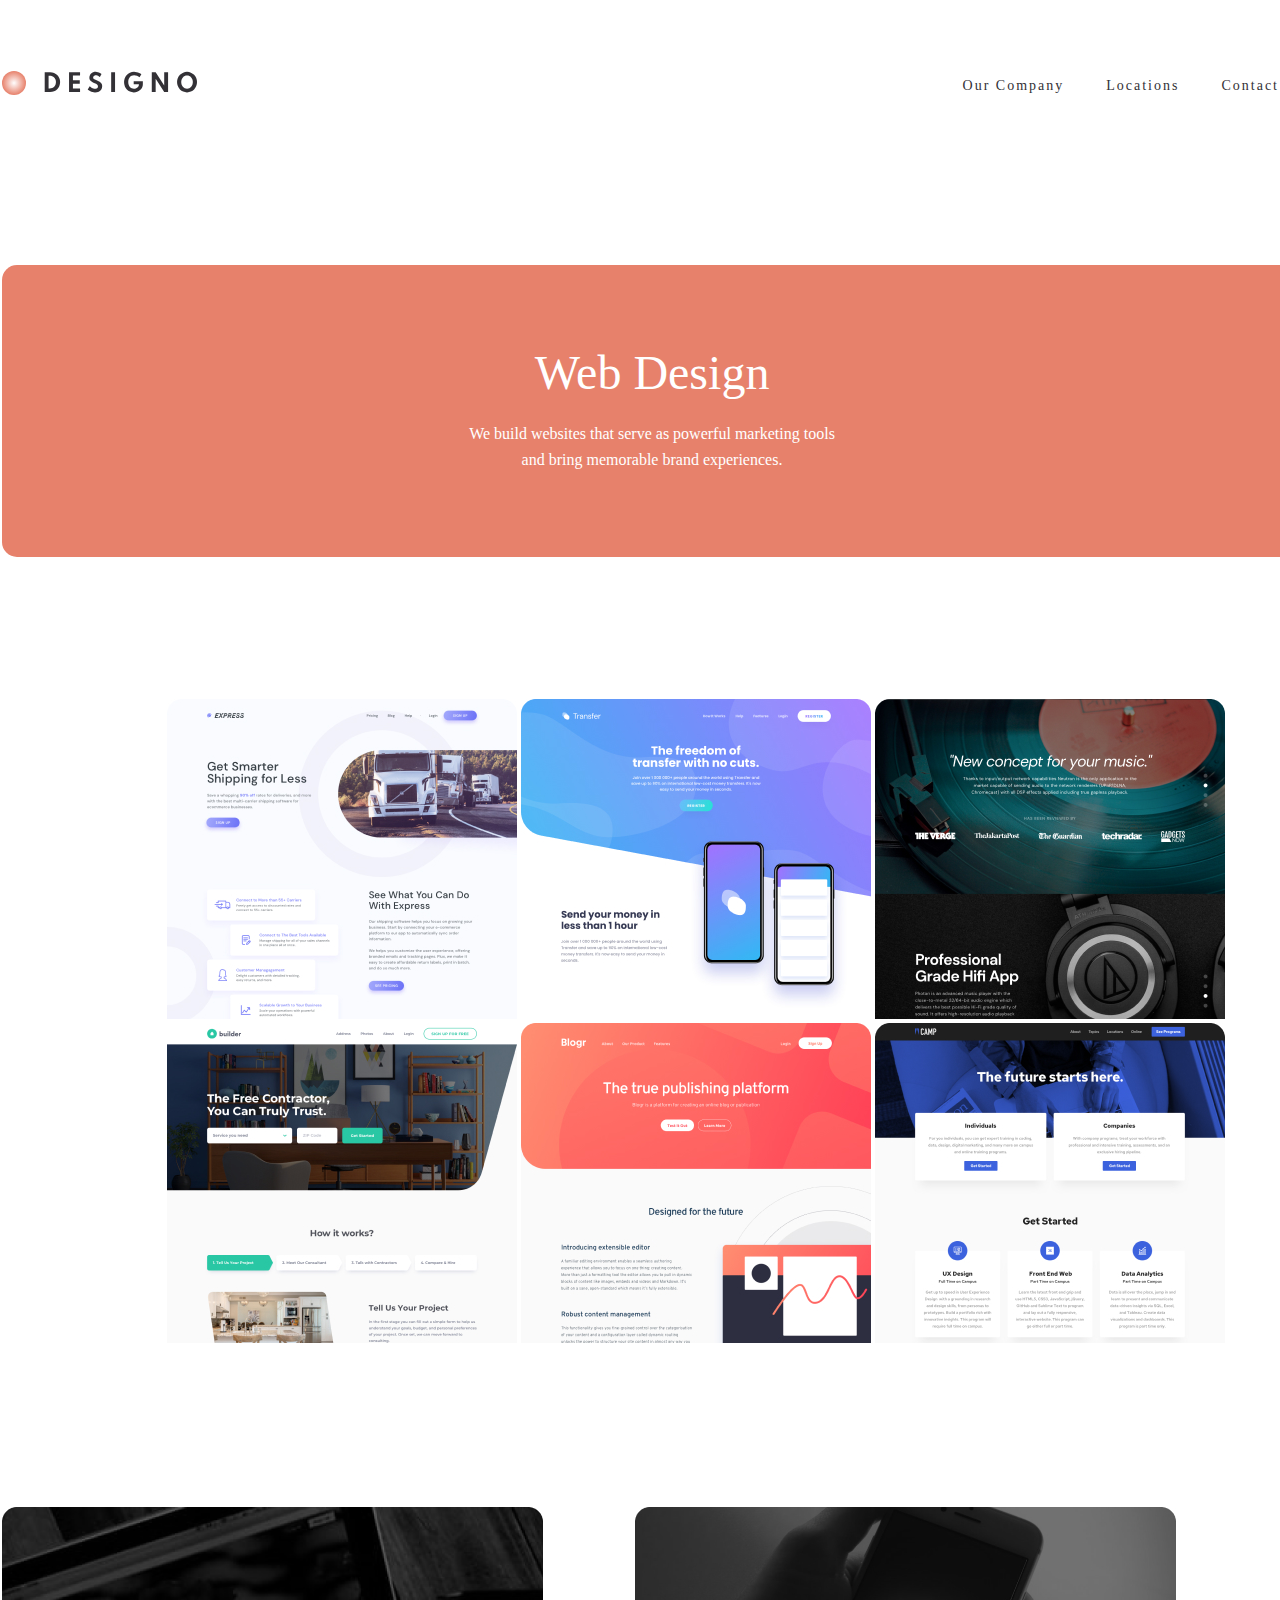
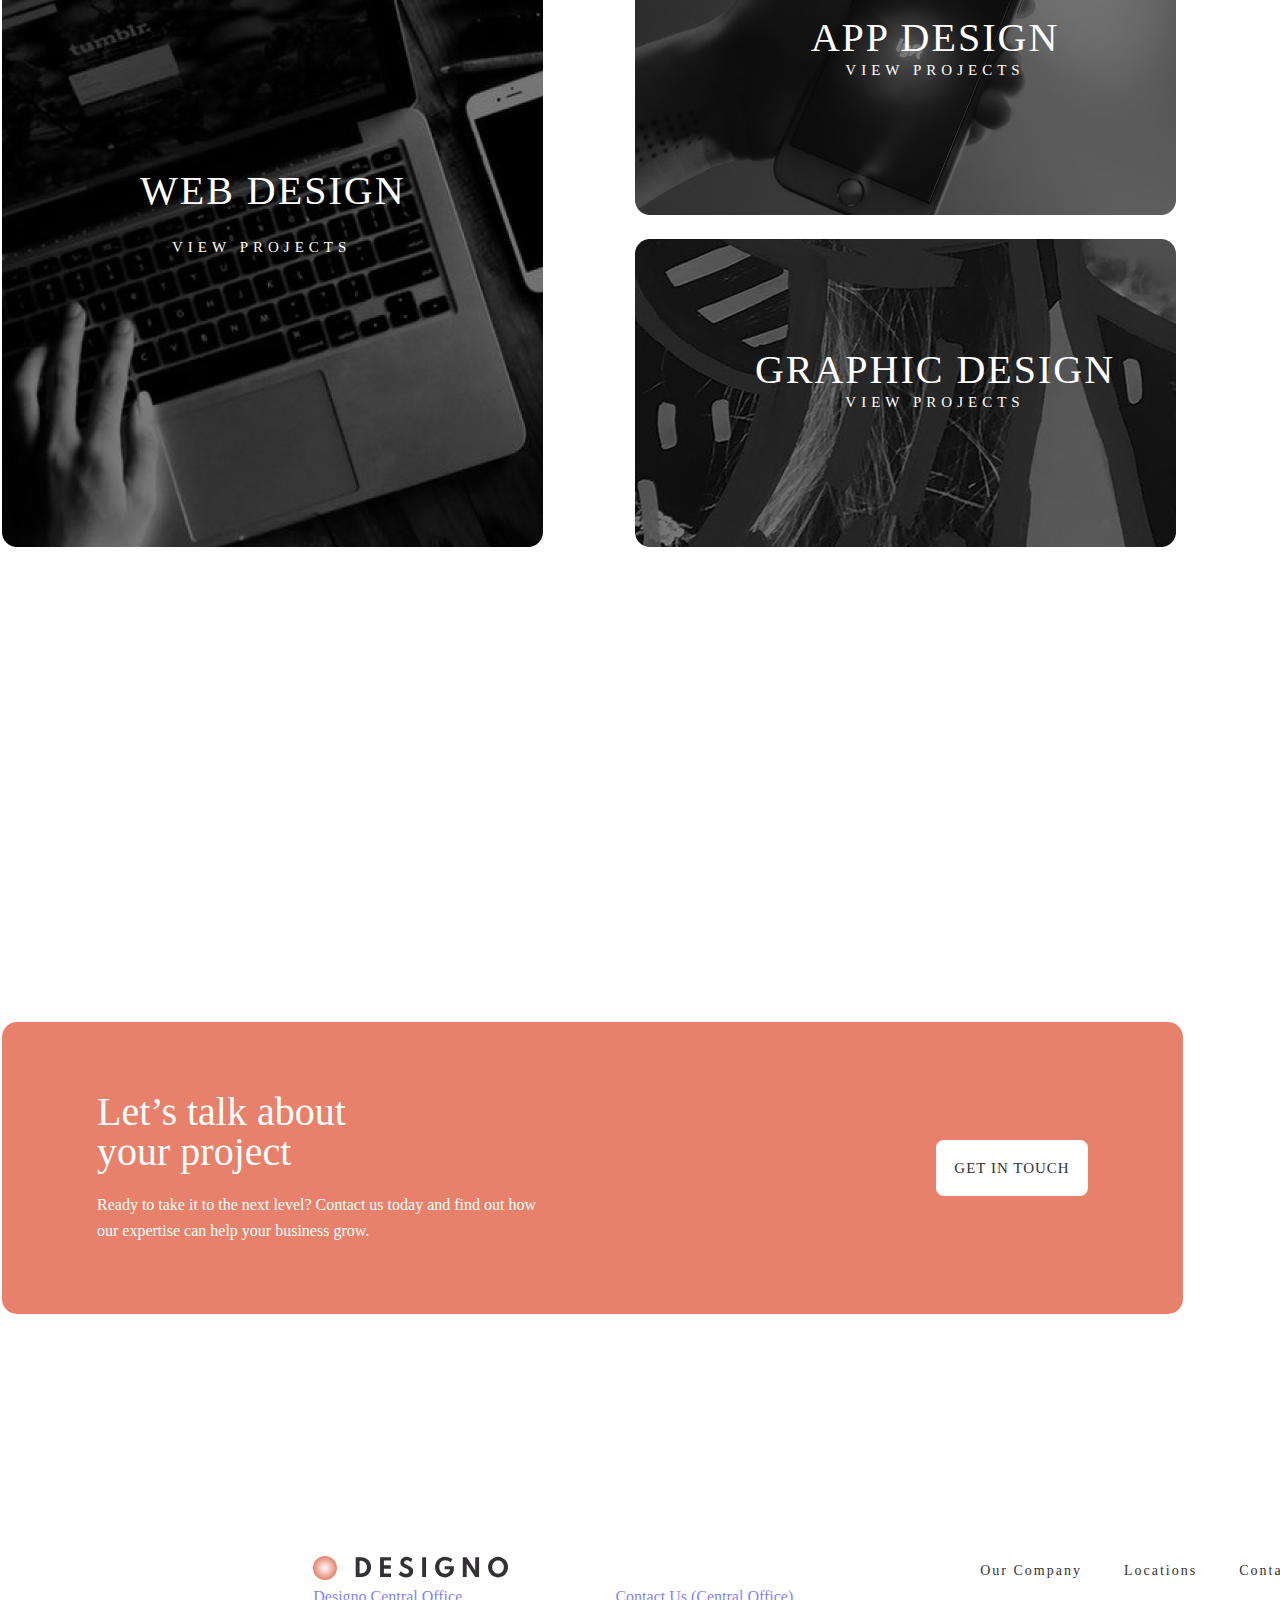
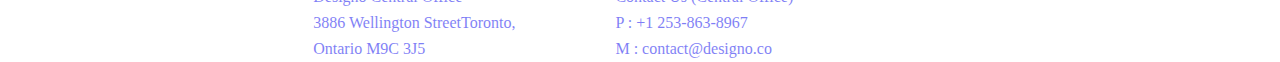
<file: web_design.html>
<!DOCTYPE html>
<html lang="en">
<head>
    <meta charset="UTF-8">
    <meta name="viewport" content="width=device-width, initial-scale=1.0">
    <title>Exam</title>
    <link rel="stylesheet" href="./css/main.css">
    <link rel="stylesheet" href="./fonts/Jost-Medium.ttf">
</head>
<body>
    <header class="container">
        <div class="nav">
                <a href="#">
                  <img src="./static/svg/Group 13 (1).svg" alt="logo">
                  <ul class="nav__list">
                    <li class="nav__item"><a href="./about.html" class="nav__link">Our Company</a></li>
                    <li class="nav__item"><a href="./locations.html" class="nav__link">Locations</a></li>
                    <li class="nav__item"><a href="./contact.html" class="nav__link">Contact</a></li>
                  </ul>
                </a>
        </div>
        <div class="card">
            <div>
             <h2 class="txt16">Web Design</h2>
             <p class="txt17">We build websites that serve as powerful marketing tools <br> and bring memorable brand experiences.</p>
             <p class="txt18"></p>
            </div>
            <div>
             </div>
           </div>
            </div>
            <div class="container">
                <div class="cards4">
                <img src="./static/images/Express - Desktop.jpg" alt="photo"> 
                <img src="./static/images/Express - Desktop (1).jpg" alt="photo">
                <img src="./static/images/Express - Desktop (2).jpg" alt="photo">
                <img src="./static/images/Express - Desktop (3).jpg" alt="photo">
                <img src="./static/images/Express - Desktop (4).jpg" alt="photo">
                <img src="./static/images/Express - Desktop (5).jpg" alt="photo">
                </div>
              </div>
              <div class="links">
                <div class="link">
                  <a href="./web_design.html">
                    <h1 class="txt4">WEB DESIGN</h1>
                    <p class="txt5">VIEW PROJECTS</p>
                    <p class="txt6"> </p>
                  </a>
                </div>
                <div class="link2">
                  <a href="./app_design.html">
                    <p class="txt7">APP DESIGN</p>
                    <p class="txt8">VIEW PROJECTS</p>
                    <p class="txt9"></p>
                  </a>
                  <div class="link3">
                    <a href="./graphic_design.html">
                    <p class="txt7">GRAPHIC DESIGN</p>
                    <p class="txt8">VIEW PROJECTS</p>
                    <p class="txt9"> </p>
                </a>
                  </div>  
                </div>
                </div>
            </div>
            <div>
             <div class="card">
             <div>
              <h2 class="txt12">Let’s talk about <br> your project</h2>
              <p class="txt13">Ready to take it to the next level? Contact us today and find out how <br> our expertise can help your business grow.</p>
             </div>
             <div>
                <button class="btn__side2">Get in touch</button>
              </div>
            </div>
             </div>
            </div>
    </header> 
    <footer>
        <header class="container">
          <div class="nav2">
                  <a href="#">
                    <img src="./static/svg/Group 13 (1).svg" alt="logo">
                    <ul class="nav__list">
                      <li class="nav__item"><a href="./about.html" class="nav__link">Our Company</a></li>
                      <li class="nav__item"><a href="./locations.html" class="nav__link">Locations</a></li>
                      <li class="nav__item"><a href="./contact.html" class="nav__link">Contact</a></li>
                    </ul>
                  </a>
          </div> 
          <div class="footer1">
            <div>
          <a href="#" class="txt25">
            Designo Central Office <br>
          3886 Wellington StreetToronto,<br>
           Ontario M9C 3J5
          </a >
        </div>
          <div>
            <a href="#" class="txt25">
              Contact Us (Central Office) <br> P : +1 253-863-8967 <br> 
              M : contact@designo.co
            </a>
          </div>
        </div> 
       </footer>
</body>
</html>
</file>
<file: css/main.css>
* {
  margin: 0;
  padding: 0;
  box-sizing: border-box;
}

html,
body {
  height: 100%;
}

body {
  display: flex;
  flex-direction: column;
  align-items: center;
}

.container {
  width: 100%;
  max-width: 1277px;
  margin-left: auto;
  margin-right: auto;
  margin-left: 165px;
  margin-right: 164px;
  background-color: #fff;
}

.nav {
  display: flex;
  align-items: center;
  justify-content: space-between;
  margin-top: 71px;
}

.nav__item {
  list-style: none;
}

a {
  text-decoration: none;
}

.nav__list {
  display: flex;
  align-items: center;
  gap: 42px;
}

.nav__link {
  font-family: Jost-Medium;
}/*# sourceMappingURL=main.css.map */

.nav__link {
  color: #333136;
  font-family: Jost;
  font-size: 14px;
  font-style: normal;
  font-weight: 400;
  line-height: 14px;
  letter-spacing: 2px;
}

.container2 {
  background-color: #E7816B;
  background-image: url(../static/images/Group\ 64\ Copy\ \(3\).png);
  display: flex
}

.txt1 {
  color: #FFF;
 font-family: 'jost';
  font-size: 48px;
  font-style: normal;
  font-weight: 500;
  line-height: 48px;
  width: 540px;
  height: 165px;
  flex-shrink: 0;
  margin-top: 145px;
  margin-left: 95px;
}
.txt2 {
  color: #FFF;
  font-family: Jost;
  font-size: 16px;
  font-style: normal;
  font-weight: 400;
  line-height: 26px;
  margin-left: 95px;
}
.btn__side {
  width: 152px;
  height: 56px;
  flex-shrink: 0;
  border-radius: 8px;
  background: #FFF;
  color: #333136;
  font-family: Jost;
  font-size: 15px;
  font-style: normal;
  font-weight: 500;
  line-height: normal;
  letter-spacing: 1px;
  text-transform: uppercase;
  margin-top: 40px;
  margin-left: 95px;
  border: none;
}
.container2 {
  background-image: url(../static/images/Group\ 64\ Copy\ \(3\).png);
  border-radius: 15px;
   display: flex;
   margin-top: 67px;
}
.phone {
  width: 265px;
  height: 559px;
  flex-shrink: 0;
  bottom: -100px;
}
.txt3 {
  margin-top: 100px;
}
.links {
 display: flex;
 margin-top: 160px;

  
}
.link {
  background-image: url(../static/images/Bitmap.png);
  background-repeat: no-repeat;
}
.txt4 {
  color: #fff;
  font-family: Jost;
  font-size: 40px;
  font-style: normal;
  font-weight: 500;
  line-height: 48px;
  letter-spacing: 2px;
  margin-top: 160px;
  padding-left: 138px;
  padding-top: 100px;
}
.txt5 {
  color: #fff;
  font-family: Jost;
  font-size: 15px;
  font-style: normal;
  font-weight: 500;
  line-height: normal;
  letter-spacing: 5px;
  text-transform: uppercase;
  padding-left: 170px;
  padding-top: 24px;
}
.txt6 {
  padding-top: 600px;
  padding-left: 600px;
}
.txt7 {
  color: #fff;
  text-align: center;
  font-family: Jost;
  font-size: 40px;
  font-style: normal;
  font-weight: 500;
  line-height: 48px;
  letter-spacing: 2px;
  padding-top: 107px;

}
.txt8 {
  color: #fff;
  text-align: center;
  font-family: Jost;
  font-size: 15px;
  font-style: normal;
  font-weight: 500;
  line-height: normal;
  letter-spacing: 5px;
  text-transform: uppercase;

}
.txt9{
    padding-top: 160px;
   padding-left: 600px;
}
.link2 {
   background-image: url(../static/images/Bitmap\ \(5\).jpg);
   background-repeat: no-repeat;
   margin-left: 33px;
}
.link3 {
  background-image: url(../static/images/Bitmap\ \(12\).jpg);
  background-repeat: no-repeat;
}
.txt10 {
  text-align: center;
  color: #333136;
  font-family: Jost;
  font-size: 20px;
  font-style: normal;
  font-weight: 500;
  line-height: 26px;
  letter-spacing: 5px;
  margin-top: 48px;
}
.txt11 {
  text-align: center;
  color: #333136;
  font-family: Jost;
  font-size: 16px;
  font-style: normal;
  font-weight: 400;
  line-height: 26px; 
  margin-top: 32px;
}
.decoration {
   display: flex;
   text-align: center;
   align-items: center;
   justify-content: space-around;
   flex-wrap: wrap;
   gap: 118px;
}
.svg__logo {
  margin-left: 50px;
}
.txt12 {
  color: #FFF;
   font-family: Jost;
   font-size: 40px;
   font-style: normal;
   font-weight: 500;
   line-height: 40px;
   margin-left: 95px;
}
.txt13 {
  color: #FFF;
  font-family: Jost;
  font-size: 16px;
  font-style: normal;
  font-weight: 400;
  line-height: 26px;
  margin-left: 95px;
  margin-top: 20px;
}
.btn__side2 {
  width: 152px;
  height: 56px;
  flex-shrink: 0;
  border-radius: 8px;
  background-color: #FFF;
  color: #333136;
  font-family: Jost;
  font-size: 15px;
  font-style: normal;
  font-weight: 500;
  line-height: normal;
  letter-spacing: 1px;
  text-transform: uppercase;
  border: none;
 margin-left: 400px;
 margin-right: 95px;
}

.card {
  position: absolute;
  align-items: center;
  display: flex;
  border-radius: 15px;
  background: #E7816B;
  height: 292px;
  margin-top: 166px;
}
.txt14 {
  color: #FFF;
  position: absolute;
  font-family: Jost;
  font-size: 48px;
  font-style: normal;
  font-weight: 500;
  line-height: 48px;
  padding-top: 165px;
  padding-left: 95px;
}
.txt15 {
  color: #FFF;
  position: absolute;
  font-family: Jost;
  font-size: 16px;
  font-style: normal;
  font-weight: 300;
  line-height: 26px;
  padding-top: 220px;
  padding-left: 95px;
  
 
 
}
.card3 {
  display: flex;
  width: 640px;
  height: 480px;
  flex-shrink: 0;
  border-radius: 15px;
  background: #E7816B;
  margin-left: 165px;
  margin-top: 70px;
}
.photo1 {
   margin-left: 600px;
   border-radius: 15px;
}
.txt16 {
  text-align: center;
  color: #FFF;
  text-align: center;
  font-family: Jost;
  font-size: 48px;
  font-style: normal;
  font-weight: 500;
  line-height: 48px;
}
.txt17 {
  text-align: center;
  color: #FFF;
  text-align: center;
  font-family: Jost;
  font-size: 16px;
  font-style: normal;
  font-weight: 400;
  line-height: 26px;
  margin-top: 24px;
}
.txt18 {
   margin-left: 1300px;
}
.cards2 {
   margin-top: 600px;
   gap: 100px;
   border-radius: 15px;
   padding-top: 50px;
}
.txt19 {
  color: #E7816B;
  font-family: Jost;
  font-size: 20px;
  font-style: normal;
  font-weight: 500;
  line-height: 26px; 
  letter-spacing: 5px;
}
.txt20 {
  color: #333136;
  font-family: Jost;
  font-size: 16px;
  font-style: normal;
  font-weight: 400;
  line-height: 26px; 
}
.cards4 {
   margin-top: 600px;
   gap: 33px;
}
.cards5 {
   display: flex;
}
.link5 {
   display: flex;
}
.photo2 {
  width: 476px;
   height: 640px;
  flex-shrink: 0;
  margin-top: 160px;
  margin-left: 165px;
}
.txt21 {
  color: #E7816B;
  font-family: Jost;
  font-size: 40px;
  font-style: normal;
  font-weight: 500;
  line-height: 48px;
  margin-top: 30px;
}
.txt22 {
  color: #333136;
  font-family: Jost;
  font-size: 16px;
  font-style: normal;
  font-weight: 400;
  line-height: 26px;
  margin-top: 24px; 
}
.cards6 {
   display: flex;
}
.txt23 {
 margin-top: 154px;
  margin-left: 94px;
}
.card7 {
  border-radius: 15px;
  background: #FDF3F0;
  width: 1111px;
  height: 640px;
  margin-top: 160px;
}
.txt24 {
  color: #333136;
  text-align: center;
  font-family: Jost;
  font-size: 20px;
  font-style: normal;
  font-weight: 500;
  line-height: 26px; 
  letter-spacing: 5px;
}
.btn__side3 {
  width: 152px;
  height: 56px;
  flex-shrink: 0;
  border-radius: 8px;
  background: #E7816B;
  color: #FFF;
  text-align: center;
  align-items: center;
  justify-content: space-around;
  font-family: Jost;
  font-size: 15px;
  font-style: normal;
  font-weight: 500;
  line-height: normal;
  letter-spacing: 1px;
  text-transform: uppercase;
  margin-top: 32px;
  border: none;
}
.decoration2 {
  display: flex;
  text-align: center;
  align-items: center;
  justify-content: space-around;
  flex-wrap: wrap;
  gap: 118px;
  margin-top: 160px;
}
.nav2 {
  display: flex;
  align-items: center;
  justify-content: space-between;
  margin-top: 71px;
  margin-top: 700px;
  gap: 100px;
}
.txt25 {
  opacity: 0.5;
  font-family: Jost;
  font-size: 16px;
  font-style: normal;
  font-weight: 400;
  line-height: 26px;
}
.footer1 {
   display: flex;
   gap: 100px;
}
</file>
